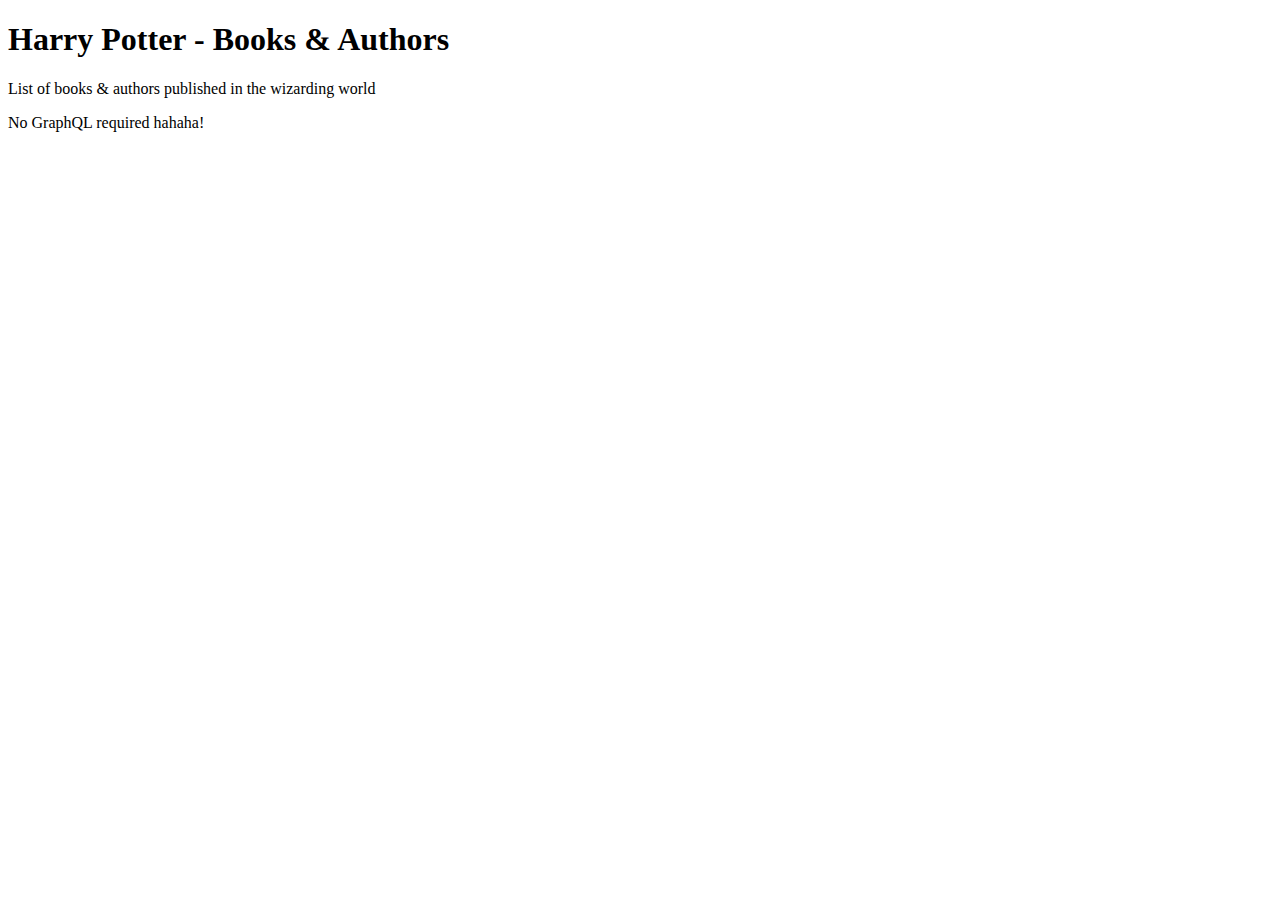
<file: page-with-context/index.html>
<!DOCTYPE html><html><head><meta charSet="utf-8"/><meta http-equiv="x-ua-compatible" content="ie=edge"/><meta name="viewport" content="width=device-width, initial-scale=1, shrink-to-fit=no"/><meta name="generator" content="Gatsby 2.24.26"/><link as="script" rel="preload" href="/component---src-pages-context-tsx-4de74793cc5cf18e4b8b.js"/><link as="script" rel="preload" href="/framework-fd2b85530eec85104a39.js"/><link as="script" rel="preload" href="/app-d3ef4816540cb36b2ca6.js"/><link as="script" rel="preload" href="/webpack-runtime-34a0bbcb1dd746c4840a.js"/><link as="fetch" rel="preload" href="/page-data/page-with-context/page-data.json" crossorigin="anonymous"/><link as="fetch" rel="preload" href="/page-data/app-data.json" crossorigin="anonymous"/></head><body><div id="___gatsby"><div style="outline:none" tabindex="-1" id="gatsby-focus-wrapper"><section><h1>Harry Potter - Books &amp; Authors</h1><div><p>List of books & authors published in the wizarding world</p><p>No GraphQL required hahaha!</p></div></section></div><div id="gatsby-announcer" style="position:absolute;top:0;width:1px;height:1px;padding:0;overflow:hidden;clip:rect(0, 0, 0, 0);white-space:nowrap;border:0" aria-live="assertive" aria-atomic="true"></div></div><script id="gatsby-script-loader">/*<![CDATA[*/window.pagePath="/page-with-context/";/*]]>*/</script><script id="gatsby-chunk-mapping">/*<![CDATA[*/window.___chunkMapping={"polyfill":["/polyfill-a64bd585a417e27fb0d8.js"],"app":["/app-d3ef4816540cb36b2ca6.js"],"component---src-pages-context-tsx":["/component---src-pages-context-tsx-4de74793cc5cf18e4b8b.js"],"component---src-pages-index-tsx":["/component---src-pages-index-tsx-a82419e8461306472306.js"]};/*]]>*/</script><script src="/polyfill-a64bd585a417e27fb0d8.js" nomodule=""></script><script src="/webpack-runtime-34a0bbcb1dd746c4840a.js" async=""></script><script src="/app-d3ef4816540cb36b2ca6.js" async=""></script><script src="/framework-fd2b85530eec85104a39.js" async=""></script><script src="/component---src-pages-context-tsx-4de74793cc5cf18e4b8b.js" async=""></script></body></html>
</file>
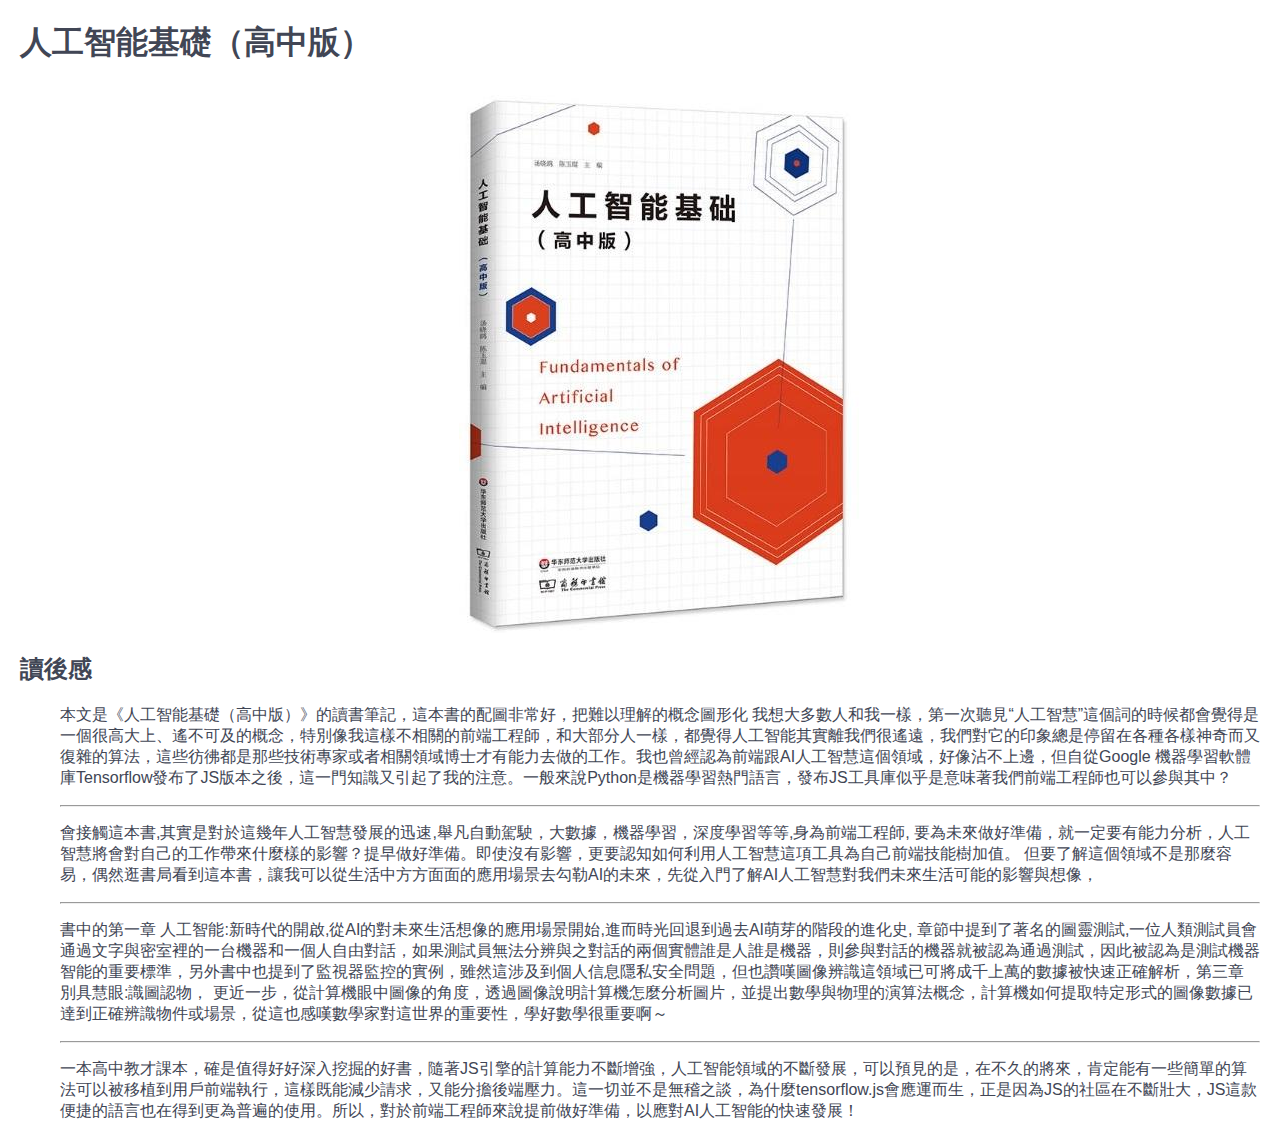
<file: blog/ai_read.html>
<!DOCTYPE html>
<html>
  <head>
    <meta charset="utf-8">
    <title>人工智能基礎（高中版）</title>
    <link rel="stylesheet" href="/assets/styles/main.css" />
  </head>
  <body>
    <h1 id="-">人工智能基礎（高中版）</h1>
    <div class="main_block_1"><img src="https://jimmyliou777.github.io/assets/images/ai_book.jpg" alt="AI Book"></div>
    <h2 id="-">讀後感</h2>
    <blockquote>
    <p>本文是《人工智能基礎（高中版）》的讀書筆記，這本書的配圖非常好，把難以理解的概念圖形化
    我想大多數人和我一樣，第一次聽見“人工智慧”這個詞的時候都會覺得是一個很高大上、遙不可及的概念，特別像我這樣不相關的前端工程師，和大部分人一樣，都覺得人工智能其實離我們很遙遠，我們對它的印象總是停留在各種各樣神奇而又復雜的算法，這些彷彿都是那些技術專家或者相關領域博士才有能力去做的工作。我也曾經認為前端跟AI人工智慧這個領域，好像沾不上邊，但自從Google 機器學習軟體庫Tensorflow發布了JS版本之後，這一門知識又引起了我的注意。一般來說Python是機器學習熱門語言，發布JS工具庫似乎是意味著我們前端工程師也可以參與其中？</p>
    <hr>
    <p>會接觸這本書,其實是對於這幾年人工智慧發展的迅速,舉凡自動駕駛，大數據，機器學習，深度學習等等,身為前端工程師,
    要為未來做好準備，就一定要有能力分析，人工智慧將會對自己的工作帶來什麼樣的影響？提早做好準備。即使沒有影響，更要認知如何利用人工智慧這項工具為自己前端技能樹加值。
    但要了解這個領域不是那麼容易，偶然逛書局看到這本書，讓我可以從生活中方方面面的應用場景去勾勒AI的未來，先從入門了解AI人工智慧對我們未來生活可能的影響與想像，</p>
    <hr>
    <p>書中的第一章 人工智能:新時代的開啟,從AI的對未來生活想像的應用場景開始,進而時光回退到過去AI萌芽的階段的進化史,
    章節中提到了著名的圖靈測試,一位人類測試員會通過文字與密室裡的一台機器和一個人自由對話，如果測試員無法分辨與之對話的兩個實體誰是人誰是機器，則參與對話的機器就被認為通過測試，因此被認為是測試機器智能的重要標準，另外書中也提到了監視器監控的實例，雖然這涉及到個人信息隱私安全問題，但也讚嘆圖像辨識這領域已可將成千上萬的數據被快速正確解析，第三章 別具慧眼:識圖認物，
    更近一步，從計算機眼中圖像的角度，透過圖像說明計算機怎麼分析圖片，並提出數學與物理的演算法概念，計算機如何提取特定形式的圖像數據已達到正確辨識物件或場景，從這也感嘆數學家對這世界的重要性，學好數學很重要啊～</p>
    <hr>
    <p>一本高中教才課本，確是值得好好深入挖掘的好書，隨著JS引擎的計算能力不斷增強，人工智能領域的不斷發展，可以預見的是，在不久的將來，肯定能有一些簡單的算法可以被移植到用戶前端執行，這樣既能減少請求，又能分擔後端壓力。這一切並不是無稽之談，為什麼tensorflow.js會應運而生，正是因為JS的社區在不斷壯大，JS這款便捷的語言也在得到更為普遍的使用。所以，對於前端工程師來說提前做好準備，以應對AI人工智能的快速發展！</p>
    </blockquote>
    
    
  </body>
</html>
</file>
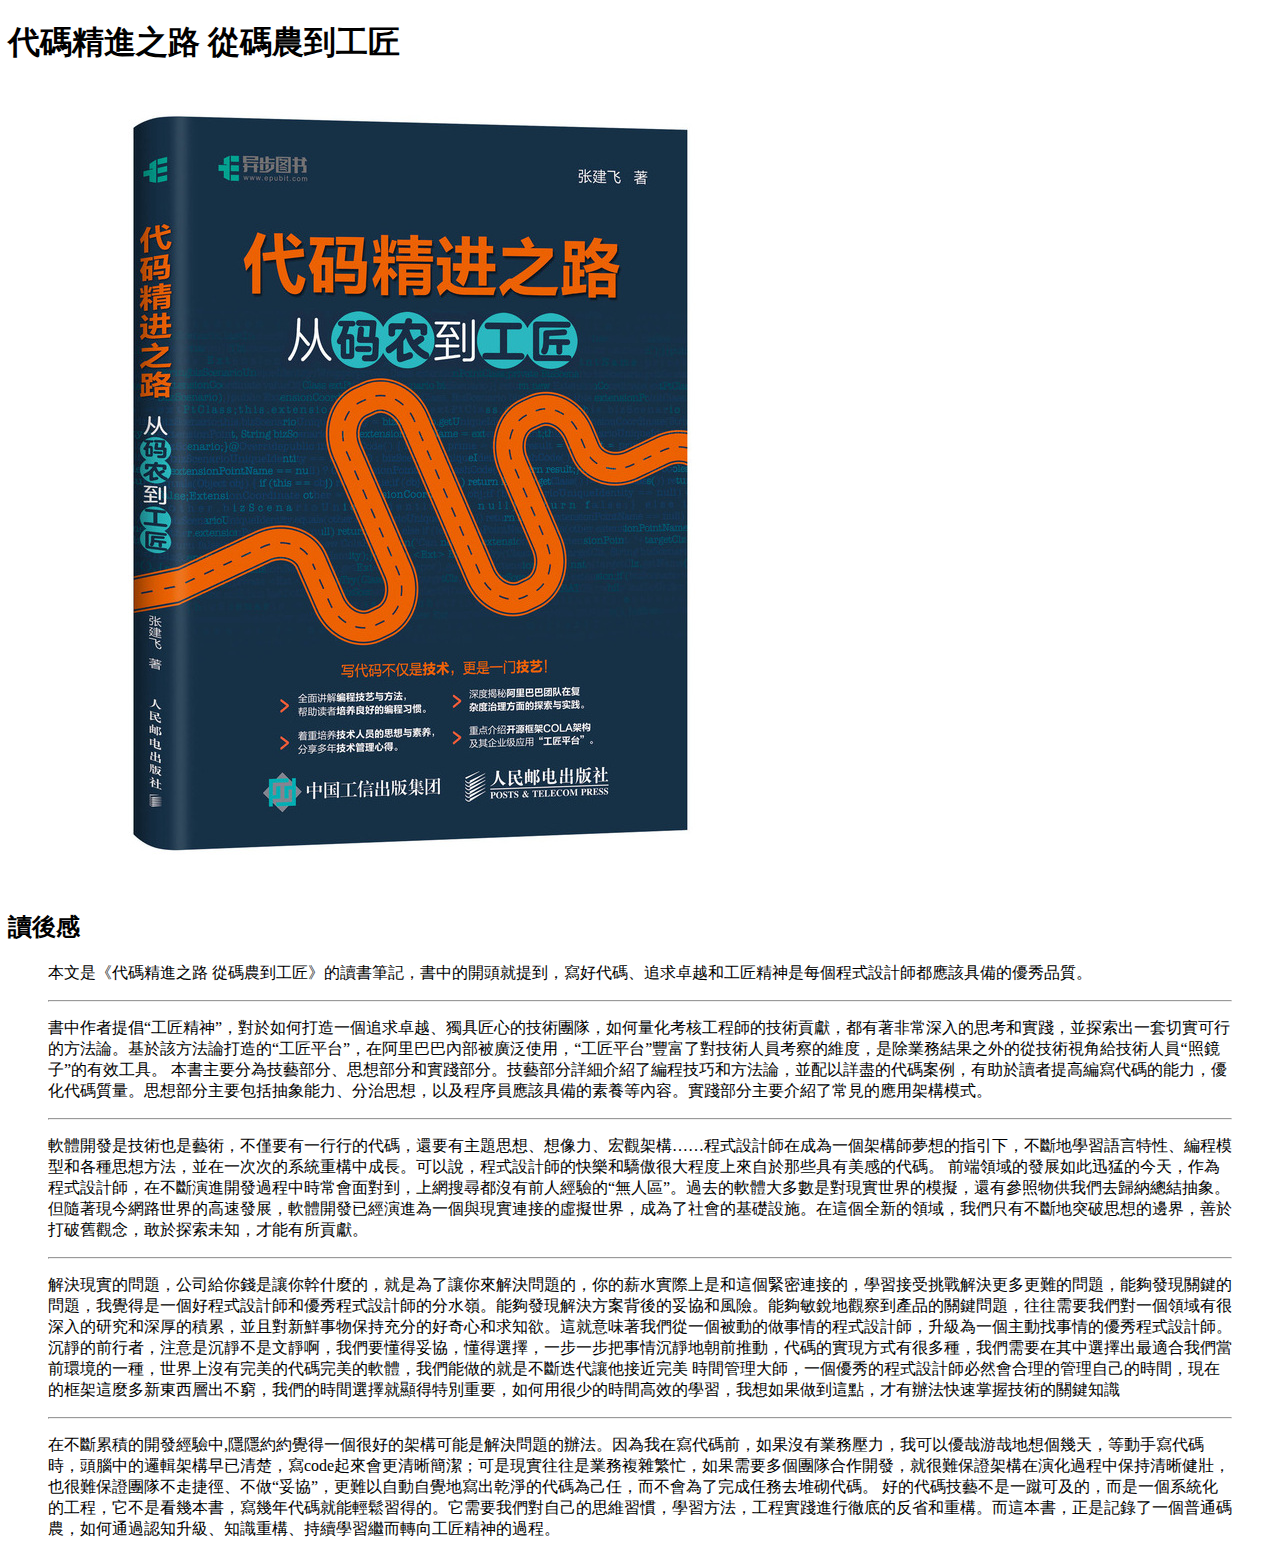
<file: blog/code.html>
<!DOCTYPE html>
<html>
  <head>
    <meta charset="utf-8">
    <title>代碼精進之路 從碼農到工匠</title>
  </head>
  <body>
    <h1 id="-">代碼精進之路 從碼農到工匠</h1>
    <p><img src="https://jimmyliou777.github.io/assets/images/code_book.jpg" alt="AI Book"></p>
    <h2 id="-">讀後感</h2>
    <blockquote>
    <p>本文是《代碼精進之路 從碼農到工匠》的讀書筆記，書中的開頭就提到，寫好代碼、追求卓越和工匠精神是每個程式設計師都應該具備的優秀品質。</p>
    <hr>
    <p>書中作者提倡“工匠精神”，對於如何打造一個追求卓越、獨具匠心的技術團隊，如何量化考核工程師的技術貢獻，都有著非常深入的思考和實踐，並探索出一套切實可行的方法論。基於該方法論打造的“工匠平台”，在阿里巴巴內部被廣泛使用，“工匠平台”豐富了對技術人員考察的維度，是除業務結果之外的從技術視角給技術人員“照鏡子”的有效工具。

        本書主要分為技藝部分、思想部分和實踐部分。技藝部分詳細介紹了編程技巧和方法論，並配以詳盡的代碼案例，有助於讀者提高編寫代碼的能力，優化代碼質量。思想部分主要包括抽象能力、分治思想，以及程序員應該具備的素養等內容。實踐部分主要介紹了常見的應用架構模式。</p>
    <hr>
    <p>軟體開發是技術也是藝術，不僅要有一行行的代碼，還要有主題思想、想像力、宏觀架構……程式設計師在成為一個架構師夢想的指引下，不斷地學習語言特性、編程模型和各種思想方法，並在一次次的系統重構中成長。可以說，程式設計師的快樂和驕傲很大程度上來自於那些具有美感的代碼。

        前端領域的發展如此迅猛的今天，作為程式設計師，在不斷演進開發過程中時常會面對到，上網搜尋都沒有前人經驗的“無人區”。過去的軟體大多數是對現實世界的模擬，還有參照物供我們去歸納總結抽象。但隨著現今網路世界的高速發展，軟體開發已經演進為一個與現實連接的虛擬世界，成為了社會的基礎設施。在這個全新的領域，我們只有不斷地突破思想的邊界，善於打破舊觀念，敢於探索未知，才能有所貢獻。</p>
    <hr>
    <p>解決現實的問題，公司給你錢是讓你幹什麼的，就是為了讓你來解決問題的，你的薪水實際上是和這個緊密連接的，學習接受挑戰解決更多更難的問題，能夠發現關鍵的問題，我覺得是⼀個好程式設計師和優秀程式設計師的分⽔嶺。能夠發現解決⽅案背後的妥協和風險。能夠敏銳地觀察到產品的關鍵問題，往往需要我們對⼀個領域有很深⼊的研究和深厚的積累，並且對新鮮事物保持充分的好奇⼼和求知欲。這就意味著我們從⼀個被動的做事情的程式設計師，升級為⼀個主動找事情的優秀程式設計師。

        沉靜的前行者，注意是沉靜不是文靜啊，我們要懂得妥協，懂得選擇，⼀步⼀步把事情沉靜地朝前推動，代碼的實現方式有很多種，我們需要在其中選擇出最適合我們當前環境的一種，世界上沒有完美的代碼完美的軟體，我們能做的就是不斷迭代讓他接近完美
        
        時間管理大師，一個優秀的程式設計師必然會合理的管理自己的時間，現在的框架這麼多新東西層出不窮，我們的時間選擇就顯得特別重要，如何用很少的時間高效的學習，我想如果做到這點，才有辦法快速掌握技術的關鍵知識</p>
    <hr>
    <p>在不斷累積的開發經驗中,隱隱約約覺得一個很好的架構可能是解決問題的辦法。因為我在寫代碼前，如果沒有業務壓力，我可以優哉游哉地想個幾天，等動手寫代碼時，頭腦中的邏輯架構早已清楚，寫code起來會更清晰簡潔；可是現實往往是業務複雜繁忙，如果需要多個團隊合作開發，就很難保證架構在演化過程中保持清晰健壯，也很難保證團隊不走捷徑、不做“妥協”，更難以自動自覺地寫出乾淨的代碼為己任，而不會為了完成任務去堆砌代碼。

        好的代碼技藝不是一蹴可及的，而是一個系統化的工程，它不是看幾本書，寫幾年代碼就能輕鬆習得的。它需要我們對自己的思維習慣，學習方法，工程實踐進行徹底的反省和重構。而這本書，正是記錄了一個普通碼農，如何通過認知升級、知識重構、持續學習繼而轉向工匠精神的過程。</p>
    </blockquote>
    
    
  </body>
</html>
</file>
<file: assets/styles/main.css>
body {
    min-width: 1280px;
    color: #414655;
    font-family: "PingFangSC-Regular", "Microsoft JhengHei", arial, Helvetica;
    margin: 8px 20px;
}

.main_block_1 {
    width: 100%;
    margin: auto;
    display: flex;
    justify-content: center;
    align-items: center;
}
</file>
